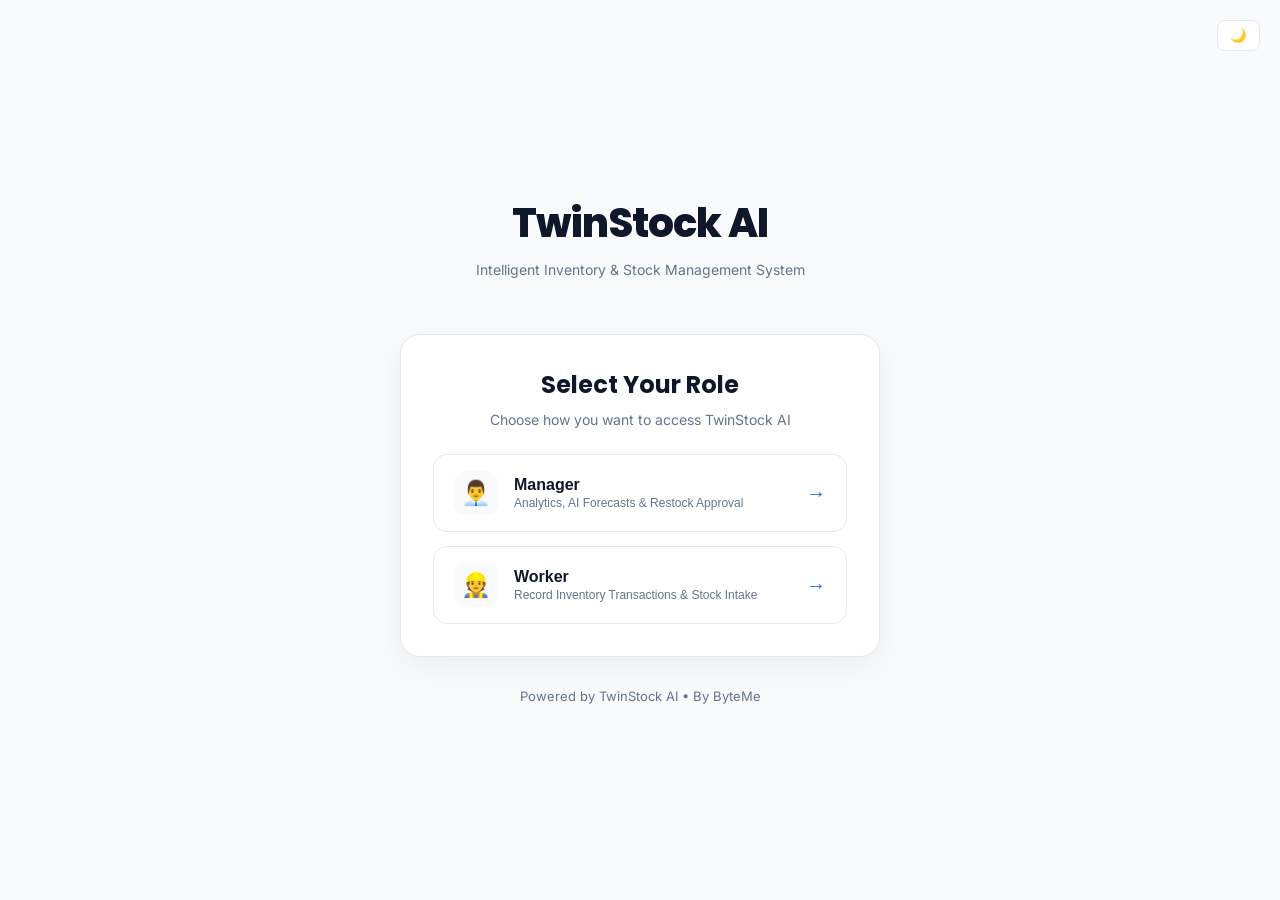
<file: frontend/index.html>
<!DOCTYPE html>
<html lang="en">
<head>
    <meta charset="UTF-8">
    <meta name="viewport" content="width=device-width, initial-scale=1.0">
    <title>TwinStock AI - Landing</title>
    <link rel="preconnect" href="https://fonts.googleapis.com">
    <link rel="preconnect" href="https://fonts.gstatic.com" crossorigin>
    <link href="https://fonts.googleapis.com/css2?family=Poppins:wght@600;700;800&family=Inter:wght@300;400;600&display=swap" rel="stylesheet">
    <link rel="stylesheet" href="css/style.css">
</head>
<body class="landing">
    <button id="themeToggle" class="theme-toggle floating" title="Toggle theme">🌙</button>

    <div class="landing-container">
        <div class="brand">
            <h1>TwinStock AI</h1>
            <p class="role-subtitle" style="margin-top: 6px;">Intelligent Inventory & Stock Management System</p>
        </div>

        <div class="role-card">
            <h2 data-i18n="select_role">Select Your Role</h2>
            <p class="role-subtitle" data-i18n="role_subtitle">Choose how you want to access TwinStock AI</p>

            <div class="role-options">
                <button type="button" class="role-button manager-role" onclick="selectRole('manager')">
                    <span class="role-icon">👨‍💼</span>
                    <div>
                        <strong data-i18n="manager">Manager</strong>
                        <p style="font-size: 12px; color: var(--muted); margin: 2px 0 0;">Analytics, AI Forecasts & Restock Approval</p>
                    </div>
                    <span class="arrow">→</span>
                </button>

                <button type="button" class="role-button worker-role" onclick="selectRole('worker')">
                    <span class="role-icon">👷</span>
                    <div>
                        <strong data-i18n="worker">Worker</strong>
                        <p style="font-size: 12px; color: var(--muted); margin: 2px 0 0;">Record Inventory Transactions & Stock Intake</p>
                    </div>
                    <span class="arrow">→</span>
                </button>
            </div>
        </div>

        <p class="footer-text">Powered by TwinStock AI • By ByteMe</p>
    </div>

    <script src="js/config.js"></script>
    <script src="js/theme.js"></script>
    <script src="js/language.js"></script>
    <script src="js/index.js"></script>
</body>
</html>
</file>
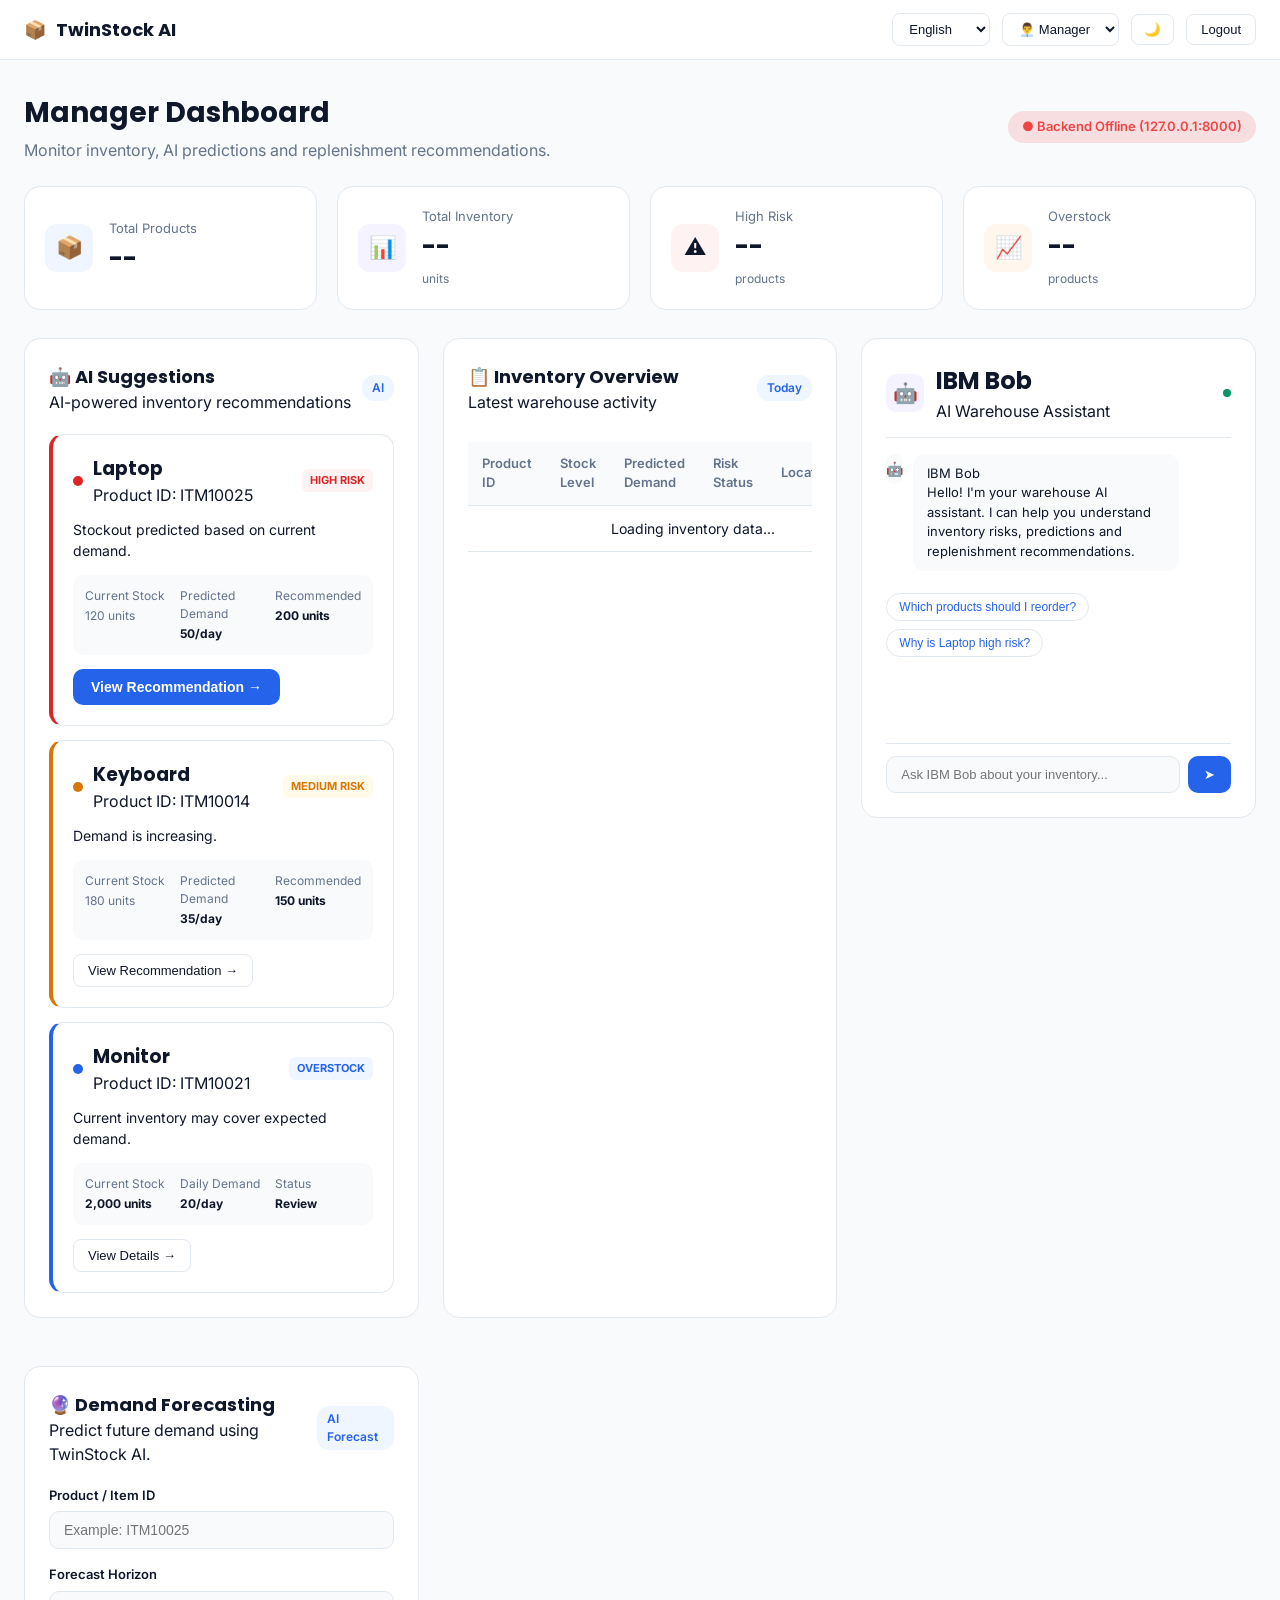
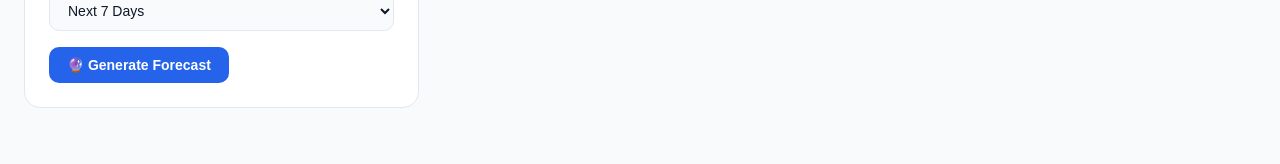
<file: frontend/manager.html>
<!DOCTYPE html>
<html lang="en">
<head>
    <meta charset="UTF-8">
    <meta name="viewport" content="width=device-width, initial-scale=1.0">
    <title>TwinStock AI - Manager Dashboard</title>
    <link rel="preconnect" href="https://fonts.googleapis.com">
    <link rel="preconnect" href="https://fonts.gstatic.com" crossorigin>
    <link href="https://fonts.googleapis.com/css2?family=Poppins:wght@600;700;800&family=Inter:wght@300;400;600&display=swap" rel="stylesheet">
    <link rel="stylesheet" href="css/style.css">
</head>
<body>
    <!-- HEADER -->
    <header class="topbar">
        <div class="brand-small" onclick="goHome()" style="cursor: pointer;">
            <span>📦</span>
            <strong>TwinStock AI</strong>
        </div>

        <div class="header-right">
            <nav class="settings-nav">
                <div class="settings-item language-switcher">
                    <span class="sr-only">Language</span>
                    <select id="languageSelect">
                        <option value="en">English</option>
                        <option value="hi">हिन्दी</option>
                        <option value="kn">ಕನ್ನಡ</option>
                    </select>
                </div>

                <div class="settings-item role-switcher">
                    <span class="sr-only">Role</span>
                    <select id="roleSelect" onchange="switchRole()">
                        <option value="manager" data-i18n="manager_role">👨‍💼 Manager</option>
                        <option value="worker" data-i18n="worker_role">👷 Worker</option>
                    </select>
                </div>

                <div class="settings-item">
                    <button id="themeToggle" class="theme-toggle" title="Toggle theme">🌙</button>
                </div>

                <div class="settings-item">
                    <button class="logout-btn" onclick="goHome()" data-i18n="logout">Logout</button>
                </div>
            </nav>
        </div>
    </header>

    <!-- MAIN DASHBOARD -->
    <main class="dashboard">
        <!-- PAGE HEADING -->
        <div class="page-heading">
            <div>
                <h1 data-i18n="manager_dashboard">Manager Dashboard</h1>
                <p data-i18n="manager_description" style="color: var(--muted); margin-top: 4px;">Monitor inventory, AI predictions and replenishment recommendations.</p>
            </div>
            <div class="status-badge" data-i18n="system_live">● System Live</div>
        </div>

        <!-- SUMMARY CARDS -->
        <section class="summary-grid">
            <div class="summary-card">
                <div class="summary-icon blue">📦</div>
                <div>
                    <p data-i18n="total_products">Total Products</p>
                    <h2 id="totalProducts">--</h2>
                </div>
            </div>

            <div class="summary-card">
                <div class="summary-icon purple">📊</div>
                <div>
                    <p data-i18n="total_inventory">Total Inventory</p>
                    <h2 id="totalInventory">--</h2>
                    <span data-i18n="units">units</span>
                </div>
            </div>

            <div class="summary-card risk-card">
                <div class="summary-icon red">⚠️</div>
                <div>
                    <p data-i18n="high_risk">High Risk</p>
                    <h2 id="highRisk">--</h2>
                    <span data-i18n="products">products</span>
                </div>
            </div>

            <div class="summary-card overstock-card">
                <div class="summary-icon orange">📈</div>
                <div>
                    <p data-i18n="overstock">Overstock</p>
                    <h2 id="overstock">--</h2>
                    <span data-i18n="products">products</span>
                </div>
            </div>
        </section>

        <!-- MANAGER GRID -->
        <section class="manager-grid">
            <!-- AI SUGGESTIONS -->
            <div class="panel suggestions-panel">
                <div class="panel-header">
                    <div>
                        <h2 data-i18n="ai_suggestions">🤖 AI Suggestions</h2>
                        <p data-i18n="ai_suggestions_description">AI-powered inventory recommendations</p>
                    </div>
                    <span class="ai-status">AI</span>
                </div>

                <div class="suggestion-card high">
                    <div class="suggestion-top">
                        <div class="product-info">
                            <span class="risk-dot red-dot"></span>
                            <div>
                                <h3>Laptop</h3>
                                <span>Product ID: ITM10025</span>
                            </div>
                        </div>
                        <span class="risk-label high-label" data-i18n="high_risk_label">HIGH RISK</span>
                    </div>
                    <p class="suggestion-message" data-i18n="stockout_prediction">Stockout predicted based on current demand.</p>
                    <div class="suggestion-details">
                        <div><span data-i18n="current_stock">Current Stock</span><span class="stat-pill" title="Current stock">120 units</span></div>
                        <div><span data-i18n="predicted_demand">Predicted Demand</span><strong>50/day</strong></div>
                        <div><span data-i18n="recommended">Recommended</span><strong>200 units</strong></div>
                    </div>
                    <button class="primary-btn" onclick="openRecommendation('Laptop')" data-i18n="view_recommendation">View Recommendation →</button>
                </div>

                <div class="suggestion-card medium">
                    <div class="suggestion-top">
                        <div class="product-info">
                            <span class="risk-dot orange-dot"></span>
                            <div>
                                <h3>Keyboard</h3>
                                <span>Product ID: ITM10014</span>
                            </div>
                        </div>
                        <span class="risk-label medium-label" data-i18n="medium_risk">MEDIUM RISK</span>
                    </div>
                    <p class="suggestion-message" data-i18n="demand_increasing">Demand is increasing.</p>
                    <div class="suggestion-details">
                        <div><span data-i18n="current_stock">Current Stock</span><span class="stat-pill" title="Current stock">180 units</span></div>
                        <div><span data-i18n="predicted_demand">Predicted Demand</span><strong>35/day</strong></div>
                        <div><span data-i18n="recommended">Recommended</span><strong>150 units</strong></div>
                    </div>
                    <button class="secondary-btn" onclick="openRecommendation('Keyboard')" data-i18n="view_recommendation">View Recommendation →</button>
                </div>

                <div class="suggestion-card warning">
                    <div class="suggestion-top">
                        <div class="product-info">
                            <span class="risk-dot yellow-dot"></span>
                            <div>
                                <h3>Monitor</h3>
                                <span>Product ID: ITM10021</span>
                            </div>
                        </div>
                        <span class="risk-label warning-label" data-i18n="overstock_label">OVERSTOCK</span>
                    </div>
                    <p class="suggestion-message" data-i18n="overstock_message">Current inventory may cover expected demand.</p>
                    <div class="suggestion-details">
                        <div><span data-i18n="current_stock">Current Stock</span><strong>2,000 units</strong></div>
                        <div><span data-i18n="daily_demand">Daily Demand</span><strong>20/day</strong></div>
                        <div><span data-i18n="status">Status</span><strong data-i18n="review">Review</strong></div>
                    </div>
                    <button class="secondary-btn" onclick="openRecommendation('Monitor')" data-i18n="view_details">View Details →</button>
                </div>
            </div>

            <!-- INVENTORY TABLE OVERVIEW -->
            <div class="panel">
                <div class="panel-header">
                    <div>
                        <h2 data-i18n="inventory_overview">📋 Inventory Overview</h2>
                        <p data-i18n="latest_activity">Real-time product stock & AI risk levels</p>
                    </div>
                    <span class="count-badge" data-i18n="today">Live</span>
                </div>

                <div class="table-responsive">
                    <table class="inventory-table">
                        <thead>
                            <tr>
                                <th>Product ID</th>
                                <th>Stock Level</th>
                                <th>Predicted Demand</th>
                                <th>Risk Status</th>
                                <th>Location</th>
                                <th>Action</th>
                            </tr>
                        </thead>
                        <tbody id="inventoryTableBody">
                            <tr>
                                <td colspan="6" style="text-align:center;">Loading inventory data...</td>
                            </tr>
                        </tbody>
                    </table>
                </div>
            </div>

            <!-- IBM BOB CHATBOT -->
            <div class="panel chatbot-panel">
                <div class="chat-header">
                    <div class="bob-avatar">🤖</div>
                    <div>
                        <h2>IBM Bob</h2>
                        <span data-i18n="ai_warehouse_assistant">AI Warehouse Assistant</span>
                    </div>
                    <div class="online-dot"></div>
                </div>

                <div class="chat-messages" id="chatMessages">
                    <div class="message bot-message">
                        <div class="message-avatar">🤖</div>
                        <div class="message-content">
                            <span class="message-name">IBM Bob</span>
                            <p data-i18n="bob_greeting">Hello! I'm your warehouse AI assistant. I can help you understand inventory risks, predictions and replenishment recommendations.</p>
                        </div>
                    </div>

                    <div class="quick-questions">
                        <button onclick="askQuestion('Which products should I reorder?')" data-i18n="reorder_question">Which products should I reorder?</button>
                        <button onclick="askQuestion('Why is Laptop high risk?')" data-i18n="laptop_question">Why is Laptop high risk?</button>
                    </div>
                </div>

                <div class="chat-input-area">
                    <input type="text" id="chatInput" data-i18n-placeholder="chat_placeholder" placeholder="Ask IBM Bob about your inventory..." onkeypress="handleChatKey(event)">
                    <button onclick="sendMessage()" title="Send">➤</button>
                </div>
            </div>

            <!-- DEMAND FORECASTING -->
            <div class="panel forecast-panel">
                <div class="panel-header">
                    <div>
                        <h2 data-i18n="demand_forecasting">🔮 Demand Forecasting</h2>
                        <p data-i18n="forecast_description">Predict future demand using TwinStock AI.</p>
                    </div>
                    <span class="count-badge" data-i18n="ai_forecast">AI Forecast</span>
                </div>

                <div class="forecast-form">
                    <div class="form-group">
                        <label for="forecastItemId" data-i18n="product_item_id">Product / Item ID</label>
                        <input type="text" id="forecastItemId" data-i18n-placeholder="forecast_item_placeholder" placeholder="Example: ITM10025">
                    </div>

                    <div class="form-group">
                        <label for="forecastHorizon" data-i18n="forecast_horizon">Forecast Horizon</label>
                        <select id="forecastHorizon">
                            <option value="7" data-i18n="next_7_days">Next 7 Days</option>
                            <option value="14" data-i18n="next_14_days">Next 14 Days</option>
                            <option value="30" data-i18n="next_30_days">Next 30 Days</option>
                        </select>
                    </div>

                    <button type="button" class="primary-btn" onclick="generateForecast()" data-i18n="generate_forecast">🔮 Generate Forecast</button>
                </div>

                <div id="forecastLoading" style="display:none;" data-i18n="generating_forecast">⏳ Generating forecast...</div>
                <div id="forecastError" class="error-message" style="display:none;"></div>

                <div id="forecastResult" class="forecast-result" style="display:none;">
                    <div class="forecast-summary">
                        <div class="forecast-stat"><span data-i18n="product">Product</span><strong id="forecastProduct">-</strong></div>
                        <div class="forecast-stat"><span data-i18n="model">Model</span><strong id="forecastModel">-</strong></div>
                        <div class="forecast-stat"><span data-i18n="forecast_days">Forecast Days</span><strong id="forecastDays">-</strong></div>
                        <div class="forecast-stat"><span data-i18n="total_expected_demand">Total Expected Demand</span><strong id="forecastTotal">-</strong></div>
                    </div>

                    <div class="forecast-table-container">
                        <table class="forecast-table">
                            <thead>
                                <tr>
                                    <th data-i18n="date">Date</th>
                                    <th data-i18n="predicted_demand">Predicted Demand</th>
                                </tr>
                            </thead>
                            <tbody id="forecastTableBody"></tbody>
                        </table>
                    </div>
                </div>
            </div>
        </section>
    </main>

    <!-- SCRIPTS -->
    <script src="js/config.js"></script>
    <script src="js/theme.js"></script>
    <script src="js/language.js"></script>
    <script src="js/manager.js"></script>
</body>
</html>
</file>
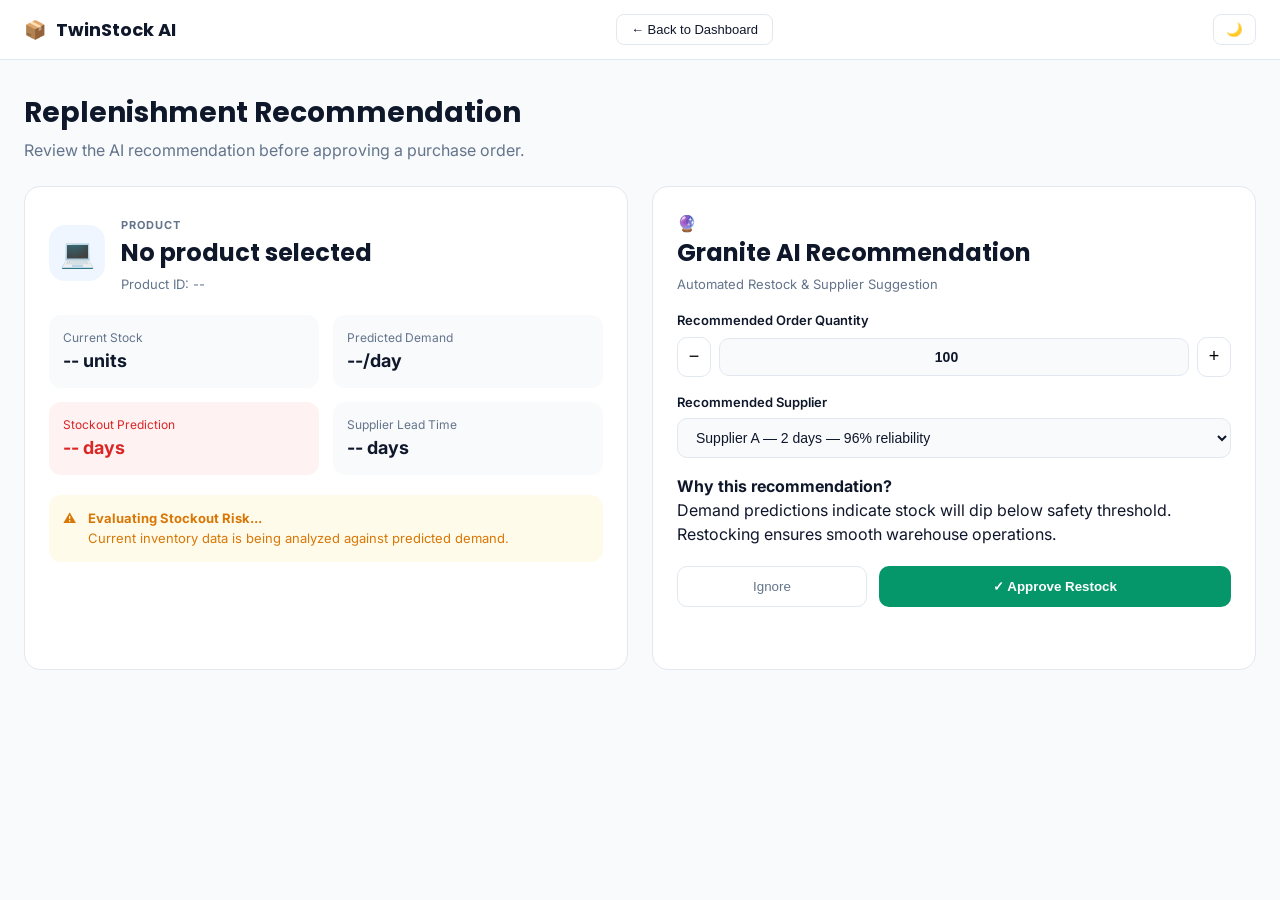
<file: frontend/replenishment.html>
<!DOCTYPE html>
<html lang="en">
<head>
    <meta charset="UTF-8">
    <meta name="viewport" content="width=device-width, initial-scale=1.0">
    <title>TwinStock AI - Replenishment Recommendation</title>
    <link rel="preconnect" href="https://fonts.googleapis.com">
    <link rel="preconnect" href="https://fonts.gstatic.com" crossorigin>
    <link href="https://fonts.googleapis.com/css2?family=Poppins:wght@600;700;800&family=Inter:wght@300;400;600&display=swap" rel="stylesheet">
    <link rel="stylesheet" href="css/style.css">
</head>
<body>
    <!-- HEADER -->
    <header class="topbar">
        <div class="brand-small" onclick="goBack()" style="cursor: pointer;">
            <span>📦</span>
            <strong>TwinStock AI</strong>
        </div>

        <button class="back-btn" onclick="goBack()">← Back to Dashboard</button>

        <div class="header-right">
            <button id="themeToggle" class="theme-toggle" title="Toggle theme">🌙</button>
        </div>
    </header>

    <!-- MAIN CONTENT -->
    <main class="dashboard">
        <div class="page-heading">
            <div>
                <h1>Replenishment Recommendation</h1>
                <p style="color: var(--muted); margin-top: 4px;">Review the AI recommendation before approving a purchase order.</p>
            </div>
        </div>

        <section class="replenishment-grid">
            <!-- PRODUCT INFORMATION PANEL -->
            <div class="panel">
                <div class="product-title">
                    <div class="large-product-icon">💻</div>
                    <div>
                        <span class="small-label">PRODUCT</span>
                        <h2 id="productName">Product Details</h2>
                        <span id="productId" style="color: var(--muted); font-size: 13px;">Product ID: --</span>
                    </div>
                </div>

                <div class="metrics-grid">
                    <div class="metric">
                        <span>Current Stock</span>
                        <strong>-- units</strong>
                    </div>
                    <div class="metric">
                        <span>Predicted Demand</span>
                        <strong>--/day</strong>
                    </div>
                    <div class="metric danger-metric">
                        <span>Stockout Prediction</span>
                        <strong>-- days</strong>
                    </div>
                    <div class="metric">
                        <span>Supplier Lead Time</span>
                        <strong>-- days</strong>
                    </div>
                </div>

                <div class="risk-explanation" style="margin-top: 20px;">
                    <span class="risk-icon">⚠️</span>
                    <div>
                        <strong>Evaluating Stockout Risk...</strong>
                        <p>Current inventory data is being analyzed against predicted demand.</p>
                    </div>
                </div>
            </div>

            <!-- AI RECOMMENDATION PANEL -->
            <div class="panel ai-recommendation">
                <div class="ai-title">
                    <span class="ai-large-icon">🔮</span>
                    <div>
                        <h2>Granite AI Recommendation</h2>
                        <span style="color: var(--muted); font-size: 13px;">Automated Restock & Supplier Suggestion</span>
                    </div>
                </div>

                <div class="form-group" style="margin-top: 16px;">
                    <label for="orderQuantity">Recommended Order Quantity</label>
                    <div class="quantity-input">
                        <button type="button" onclick="changeQuantity(-10)">−</button>
                        <input type="number" id="orderQuantity" value="100">
                        <button type="button" onclick="changeQuantity(10)">+</button>
                    </div>
                </div>

                <div class="form-group">
                    <label for="supplier">Recommended Supplier</label>
                    <select id="supplier">
                        <option>Supplier A — 2 days — 96% reliability</option>
                        <option>Supplier B — 4 days — 91% reliability</option>
                    </select>
                </div>

                <div class="recommendation-reason">
                    <strong>Why this recommendation?</strong>
                    <p>Demand predictions indicate stock will dip below safety threshold. Restocking ensures smooth warehouse operations.</p>
                </div>

                <div class="decision-buttons">
                    <button type="button" class="ignore-btn" onclick="ignoreRecommendation()">Ignore</button>
                    <button type="button" class="approve-btn" onclick="approveRestock()">✓ Approve Restock</button>
                </div>

                <div id="decisionMessage" class="decision-message"></div>
            </div>
        </section>
    </main>

    <!-- SCRIPTS -->
    <script src="js/config.js"></script>
    <script src="js/theme.js"></script>
    <script src="js/language.js"></script>
    <script src="js/replenishment.js"></script>
</body>
</html>
</file>
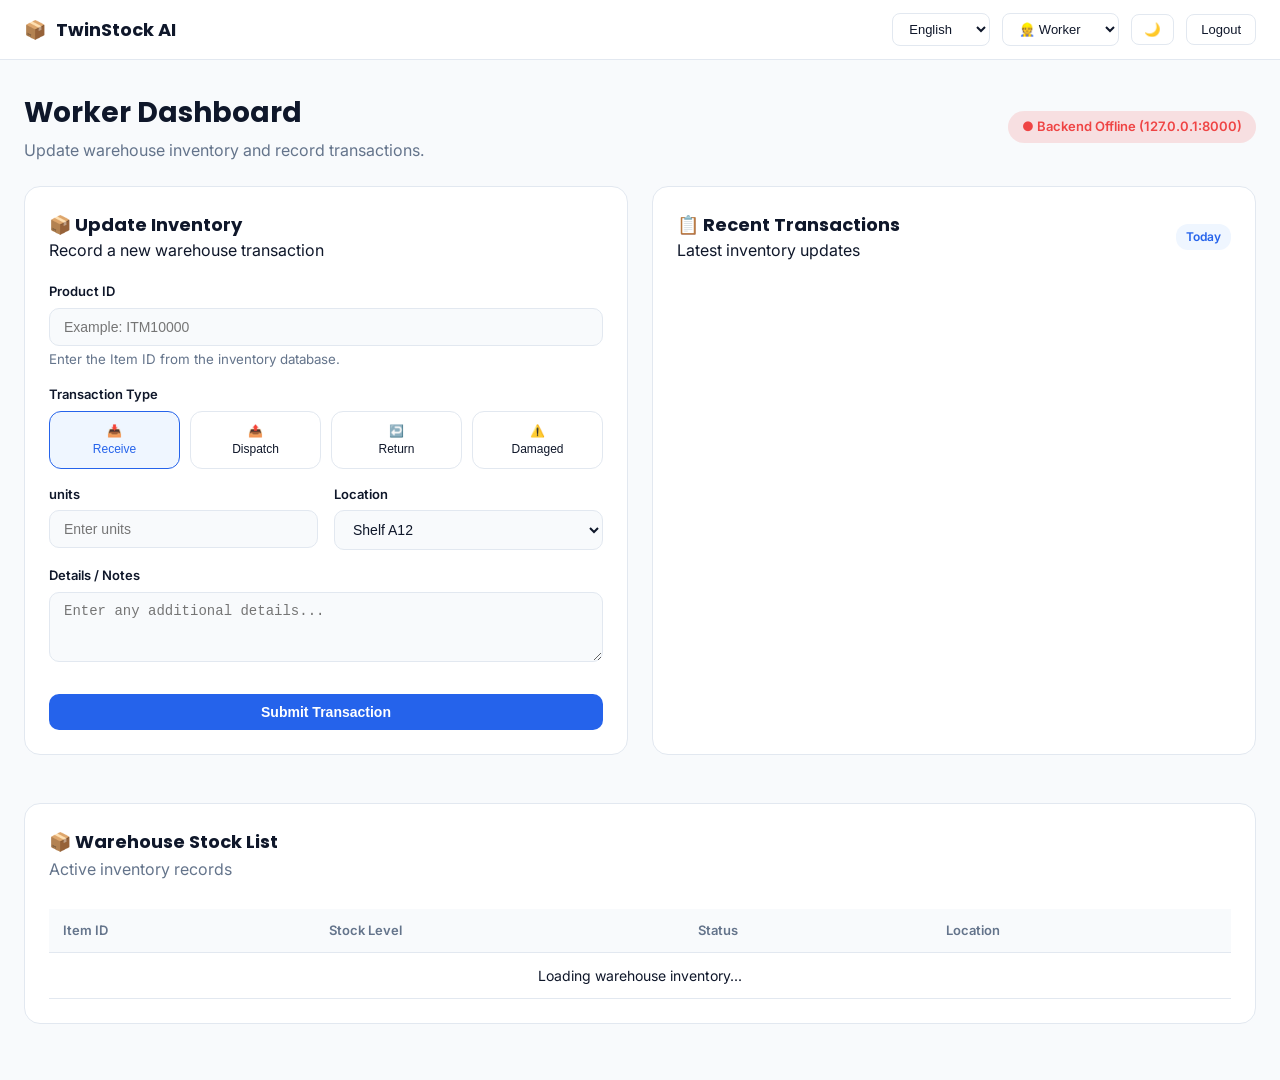
<file: frontend/worker.html>
<!DOCTYPE html>
<html lang="en">
<head>
    <meta charset="UTF-8">
    <meta name="viewport" content="width=device-width, initial-scale=1.0">
    <title>TwinStock AI - Worker Dashboard</title>
    <link rel="preconnect" href="https://fonts.googleapis.com">
    <link rel="preconnect" href="https://fonts.gstatic.com" crossorigin>
    <link href="https://fonts.googleapis.com/css2?family=Poppins:wght@600;700;800&family=Inter:wght@300;400;600&display=swap" rel="stylesheet">
    <link rel="stylesheet" href="css/style.css">
</head>
<body>
    <!-- HEADER -->
    <header class="topbar">
        <div class="brand-small" onclick="goHome()" style="cursor: pointer;">
            <span>📦</span>
            <strong>TwinStock AI</strong>
        </div>

        <div class="header-right">
            <nav class="settings-nav">
                <div class="settings-item language-switcher">
                    <span class="sr-only">Language</span>
                    <select id="languageSelect">
                        <option value="en">English</option>
                        <option value="hi">हिन्दी</option>
                        <option value="kn">ಕನ್ನಡ</option>
                    </select>
                </div>

                <div class="settings-item role-switcher">
                    <span class="sr-only">Role</span>
                    <select id="roleSelect" onchange="switchRole()">
                        <option value="worker">👷 Worker</option>
                        <option value="manager">👨‍💼 Manager</option>
                    </select>
                </div>

                <div class="settings-item">
                    <button id="themeToggle" class="theme-toggle" title="Toggle theme">🌙</button>
                </div>

                <div class="settings-item">
                    <button class="logout-btn" onclick="goHome()" data-i18n="logout">Logout</button>
                </div>
            </nav>
        </div>
    </header>

    <!-- DASHBOARD MAIN -->
    <main class="dashboard">
        <!-- PAGE HEADING -->
        <div class="page-heading">
            <div>
                <h1 data-i18n="dashboard">Worker Dashboard</h1>
                <p data-i18n="dashboard_description" style="color: var(--muted); margin-top: 4px;">Update warehouse inventory and record stock movements.</p>
            </div>
            <div class="status-badge"><span data-i18n="system_live">● System Live</span></div>
        </div>

        <!-- WORKER CONTENT GRID -->
        <section class="worker-grid">
            <!-- UPDATE INVENTORY FORM -->
            <div class="panel">
                <div class="panel-header">
                    <div>
                        <h2>📦 <span data-i18n="update_inventory">Update Inventory</span></h2>
                        <p data-i18n="record_transaction">Record a new warehouse transaction</p>
                    </div>
                </div>

                <form id="transactionForm">
                    <!-- PRODUCT ID -->
                    <div class="form-group">
                        <label for="product" data-i18n="product_id">Product ID</label>
                        <input type="text" id="product" name="product" placeholder="Example: ITM10025" data-i18n-placeholder="product_placeholder" required>
                        <small data-i18n="product_help" style="color: var(--muted); display: block; margin-top: 4px;">Enter the Item ID from the inventory database.</small>
                    </div>

                    <!-- TRANSACTION TYPE SELECTOR -->
                    <div class="form-group">
                        <label data-i18n="transaction_type">Transaction Type</label>
                        <div class="transaction-types">
                            <button type="button" class="transaction-type active" data-type="receive">
                                <span>📥</span>
                                <span data-i18n="receive">Receive</span>
                            </button>
                            <button type="button" class="transaction-type" data-type="dispatch">
                                <span>📤</span>
                                <span data-i18n="dispatch">Dispatch</span>
                            </button>
                            <button type="button" class="transaction-type" data-type="return">
                                <span>↩️</span>
                                <span data-i18n="return">Return</span>
                            </button>
                            <button type="button" class="transaction-type" data-type="damaged">
                                <span>⚠️</span>
                                <span data-i18n="damaged">Damaged</span>
                            </button>
                        </div>
                    </div>

                    <!-- QUANTITY + LOCATION -->
                    <div class="form-row">
                        <div class="form-group">
                            <label for="quantity" data-i18n="units">Units / Quantity</label>
                            <input type="number" id="quantity" name="quantity" placeholder="Enter units" data-i18n-placeholder="units_placeholder" min="1" required>
                        </div>

                        <div class="form-group">
                            <label for="location" data-i18n="location">Location</label>
                            <select id="location" name="location" required>
                                <option value="Shelf A12" data-i18n="shelf_a12">Shelf A12</option>
                                <option value="Shelf B04" data-i18n="shelf_b04">Shelf B04</option>
                                <option value="Shelf C08" data-i18n="shelf_c08">Shelf C08</option>
                                <option value="Shelf D15" data-i18n="shelf_d15">Shelf D15</option>
                            </select>
                        </div>
                    </div>

                    <!-- NOTES -->
                    <div class="form-group">
                        <label for="notes" data-i18n="notes">Details / Notes</label>
                        <textarea id="notes" name="notes" rows="3" placeholder="Enter additional details..." data-i18n-placeholder="notes_placeholder"></textarea>
                    </div>

                    <!-- SUBMIT -->
                    <button type="submit" class="primary-btn full-btn" data-i18n="submit">Submit Transaction</button>
                </form>

                <!-- SUCCESS MESSAGE -->
                <div id="successMessage" class="success-message" style="display: none; margin-top: 15px;">
                    ✓ <span data-i18n="transaction_success">Transaction recorded successfully!</span>
                </div>
            </div>

            <!-- RECENT TRANSACTIONS LOG -->
            <div class="panel">
                <div class="panel-header">
                    <div>
                        <h2>📋 <span data-i18n="recent_transactions">Recent Transactions</span></h2>
                        <p data-i18n="latest_updates">Latest warehouse updates</p>
                    </div>
                    <span class="count-badge" data-i18n="today">Live</span>
                </div>

                <div class="transaction-list" id="transactionList">
                    <!-- Transactions dynamically populated by worker.js -->
                </div>
            </div>
        </section>

        <!-- CURRENT INVENTORY LIST -->
        <section class="panel" style="margin-top: 24px;">
            <div class="panel-header">
                <div>
                    <h2>📦 Warehouse Stock List</h2>
                    <p style="color: var(--muted); margin-top: 2px;">Active inventory records</p>
                </div>
            </div>
            <div class="table-responsive">
                <table class="inventory-table">
                    <thead>
                        <tr>
                            <th>Item ID</th>
                            <th>Stock Level</th>
                            <th>Status</th>
                            <th>Location</th>
                        </tr>
                    </thead>
                    <tbody id="workerProductsTable">
                        <tr><td colspan="4" style="text-align:center;">Loading warehouse inventory...</td></tr>
                    </tbody>
                </table>
            </div>
        </section>
    </main>

    <!-- SCRIPTS -->
    <script src="js/config.js"></script>
    <script src="js/theme.js"></script>
    <script src="js/language.js"></script>
    <script src="js/worker.js"></script>
</body>
</html>
</file>
<file: frontend/css/style.css>
/* =========================================================
   TwinStock AI - Master Design System & Stylesheet
========================================================= */

* {
    margin: 0;
    padding: 0;
    box-sizing: border-box;
}

:root {
    --font-header: 'Poppins', system-ui, -apple-system, sans-serif;
    --font-base: 'Inter', system-ui, -apple-system, sans-serif;

    /* Light Theme Palette */
    --bg: #f8fafc;
    --surface: #ffffff;
    --panel-bg: #ffffff;
    --text: #0f172a;
    --muted: #64748b;
    --border: #e2e8f0;
    --primary: #2563eb;
    --primary-hover: #1d4ed8;
    --primary-contrast: #ffffff;
    
    /* Status & Accent Backgrounds */
    --status-success-bg: #ecfdf5;
    --status-success-color: #059669;
    --status-danger-bg: #fef2f2;
    --status-danger-color: #dc2626;
    --status-warning-bg: #fffbeb;
    --status-warning-color: #d97706;
    --status-info-bg: #eff6ff;
    --status-info-color: #2563eb;

    --accent-blue-bg: #eff6ff;
    --accent-purple-bg: #f5f3ff;
    --accent-red-bg: #fef2f2;
    --accent-orange-bg: #fff7ed;
    --input-bg: #f8fafc;
}

/* Dark Theme Palette */
.dark-theme {
    --bg: #0b0f19;
    --surface: #111827;
    --panel-bg: #111827;
    --text: #f3f4f6;
    --muted: #9ca3af;
    --border: #1f2937;
    --primary: #3b82f6;
    --primary-hover: #60a5fa;
    --primary-contrast: #0f172a;

    --status-success-bg: rgba(16, 185, 129, 0.1);
    --status-success-color: #34d399;
    --status-danger-bg: rgba(239, 68, 68, 0.1);
    --status-danger-color: #f87171;
    --status-warning-bg: rgba(245, 158, 11, 0.1);
    --status-warning-color: #fbbf24;
    --status-info-bg: rgba(59, 130, 246, 0.1);
    --status-info-color: #60a5fa;

    --accent-blue-bg: rgba(37, 99, 235, 0.1);
    --accent-purple-bg: rgba(139, 92, 246, 0.1);
    --accent-red-bg: rgba(239, 68, 68, 0.1);
    --accent-orange-bg: rgba(245, 158, 11, 0.1);
    --input-bg: #1f2937;
}

/* Smooth Base & Typography */
body {
    font-family: var(--font-base);
    background: var(--bg);
    color: var(--text);
    line-height: 1.5;
    min-height: 100vh;
    transition: background-color 0.2s ease, color 0.2s ease;
}

h1, h2, h3, h4, h5, h6, .brand-small, .brand h1 {
    font-family: var(--font-header);
}

/* Landing Page Layout */
body.landing {
    display: flex;
    align-items: center;
    justify-content: center;
}

.landing-container {
    width: 100%;
    max-width: 520px;
    padding: 60px 20px;
    display: flex;
    flex-direction: column;
    align-items: center;
    text-align: center;
}

.brand h1 {
    font-size: 40px;
    font-weight: 800;
    letter-spacing: -1px;
    color: var(--text);
}

.role-card {
    width: 100%;
    margin-top: 30px;
    padding: 32px;
    background: var(--surface);
    border: 1px solid var(--border);
    border-radius: 20px;
    box-shadow: 0 10px 30px rgba(0, 0, 0, 0.05);
}

.role-card h2 {
    font-size: 24px;
    margin-bottom: 6px;
}

.role-subtitle {
    color: var(--muted);
    font-size: 14px;
    margin-bottom: 24px;
}

.role-options {
    display: flex;
    flex-direction: column;
    gap: 14px;
}

.role-button {
    width: 100%;
    padding: 16px 20px;
    display: flex;
    align-items: center;
    gap: 16px;
    text-align: left;
    background: var(--surface);
    border: 1px solid var(--border);
    border-radius: 14px;
    cursor: pointer;
    transition: all 0.2s ease;
}

.role-button:hover {
    transform: translateY(-2px);
    border-color: var(--primary);
    box-shadow: 0 8px 24px rgba(37, 99, 235, 0.12);
}

.role-icon {
    width: 44px;
    height: 44px;
    display: flex;
    align-items: center;
    justify-content: center;
    font-size: 24px;
    background: var(--bg);
    border-radius: 12px;
}

.role-button strong {
    font-size: 16px;
    color: var(--text);
}

.role-button .arrow {
    margin-left: auto;
    font-size: 20px;
    color: var(--primary);
    transition: transform 0.2s ease;
}

.role-button:hover .arrow {
    transform: translateX(4px);
}

.footer-text {
    margin-top: 30px;
    font-size: 13px;
    color: var(--muted);
}

/* Header & Navigation Topbar */
.topbar {
    height: 60px;
    background: var(--surface);
    border-bottom: 1px solid var(--border);
    display: flex;
    align-items: center;
    justify-content: space-between;
    padding: 0 24px;
    position: sticky;
    top: 0;
    z-index: 100;
}

.brand-small {
    display: flex;
    align-items: center;
    gap: 10px;
    font-size: 18px;
    font-weight: 700;
}

.header-right {
    display: flex;
    align-items: center;
    gap: 12px;
}

.settings-nav {
    display: flex;
    align-items: center;
    gap: 12px;
}

.settings-nav select, select {
    padding: 7px 12px;
    border-radius: 8px;
    border: 1px solid var(--border);
    background: var(--surface);
    color: var(--text);
    font-size: 13px;
    cursor: pointer;
}

.theme-toggle {
    padding: 7px 12px;
    border-radius: 8px;
    border: 1px solid var(--border);
    background: var(--surface);
    color: var(--text);
    cursor: pointer;
    transition: all 0.2s ease;
}

.theme-toggle:hover {
    border-color: var(--primary);
}

.theme-toggle.floating {
    position: fixed;
    top: 20px;
    right: 20px;
    z-index: 999;
}

.logout-btn, .back-btn {
    background: transparent;
    border: 1px solid var(--border);
    color: var(--text);
    padding: 7px 14px;
    border-radius: 8px;
    font-size: 13px;
    cursor: pointer;
    transition: all 0.2s ease;
}

.logout-btn:hover, .back-btn:hover {
    border-color: var(--primary);
    color: var(--primary);
}

.sr-only {
    position: absolute;
    left: -9999px;
}

/* Dashboard Content Container */
.dashboard {
    max-width: 1400px;
    margin: 0 auto;
    padding: 32px 24px;
}

.page-heading {
    display: flex;
    align-items: center;
    justify-content: space-between;
    margin-bottom: 24px;
}

.page-heading h1 {
    font-size: 28px;
    font-weight: 700;
}

.status-badge {
    background: var(--status-success-bg);
    color: var(--status-success-color);
    padding: 6px 14px;
    border-radius: 20px;
    font-size: 13px;
    font-weight: 600;
}

/* Summary Metrics Cards */
.summary-grid {
    display: grid;
    grid-template-columns: repeat(auto-fit, minmax(240px, 1fr));
    gap: 20px;
    margin-bottom: 28px;
}

.summary-card {
    background: var(--panel-bg);
    border: 1px solid var(--border);
    border-radius: 16px;
    padding: 20px;
    display: flex;
    align-items: center;
    gap: 16px;
}

.summary-icon {
    width: 48px;
    height: 48px;
    border-radius: 12px;
    display: flex;
    align-items: center;
    justify-content: center;
    font-size: 22px;
}

.summary-icon.blue { background: var(--accent-blue-bg); }
.summary-icon.purple { background: var(--accent-purple-bg); }
.summary-icon.red { background: var(--accent-red-bg); }
.summary-icon.orange { background: var(--accent-orange-bg); }

.summary-card p {
    color: var(--muted);
    font-size: 13px;
    margin-bottom: 2px;
}

.summary-card h2 {
    font-size: 24px;
    font-weight: 700;
}

.summary-card span {
    font-size: 12px;
    color: var(--muted);
}

/* Panels */
.panel {
    background: var(--panel-bg);
    border: 1px solid var(--border);
    border-radius: 16px;
    padding: 24px;
    margin-bottom: 24px;
}

.panel-header {
    display: flex;
    align-items: center;
    justify-content: space-between;
    margin-bottom: 20px;
}

.panel-header h2 {
    font-size: 18px;
    font-weight: 700;
}

.ai-status, .count-badge {
    background: var(--status-info-bg);
    color: var(--status-info-color);
    padding: 4px 10px;
    border-radius: 12px;
    font-size: 12px;
    font-weight: 600;
}

/* Manager & Worker Grid Layouts */
.manager-grid, .worker-grid, .replenishment-grid {
    display: grid;
    grid-template-columns: repeat(auto-fit, minmax(340px, 1fr));
    gap: 24px;
}

/* AI Suggestion Cards */
.suggestion-card {
    border-radius: 14px;
    padding: 20px;
    border: 1px solid var(--border);
    background: var(--surface);
    margin-top: 14px;
}

.suggestion-card.high { border-left: 4px solid var(--status-danger-color); }
.suggestion-card.medium { border-left: 4px solid var(--status-warning-color); }
.suggestion-card.warning { border-left: 4px solid var(--primary); }

.suggestion-top {
    display: flex;
    align-items: center;
    justify-content: space-between;
    margin-bottom: 12px;
}

.product-info {
    display: flex;
    align-items: center;
    gap: 10px;
}

.risk-dot {
    width: 10px;
    height: 10px;
    border-radius: 50%;
}
.red-dot { background: var(--status-danger-color); }
.orange-dot { background: var(--status-warning-color); }
.yellow-dot { background: var(--primary); }

.risk-label {
    font-size: 11px;
    font-weight: 700;
    padding: 3px 8px;
    border-radius: 6px;
}

.high-label { background: var(--status-danger-bg); color: var(--status-danger-color); }
.medium-label { background: var(--status-warning-bg); color: var(--status-warning-color); }
.warning-label { background: var(--status-info-bg); color: var(--status-info-color); }

.suggestion-message {
    font-size: 14px;
    color: var(--text);
    margin-bottom: 14px;
}

.suggestion-details {
    display: grid;
    grid-template-columns: repeat(3, 1fr);
    gap: 10px;
    background: var(--bg);
    padding: 12px;
    border-radius: 10px;
    margin-bottom: 14px;
    font-size: 12px;
}

.suggestion-details span {
    display: block;
    color: var(--muted);
    margin-bottom: 2px;
}

/* Tables */
.table-responsive {
    overflow-x: auto;
}

.inventory-table, .forecast-table {
    width: 100%;
    border-collapse: collapse;
    margin-top: 8px;
}

.inventory-table th, .inventory-table td,
.forecast-table th, .forecast-table td {
    padding: 12px 14px;
    text-align: left;
    border-bottom: 1px solid var(--border);
    font-size: 14px;
}

.inventory-table th, .forecast-table th {
    background: var(--bg);
    color: var(--muted);
    font-weight: 600;
    font-size: 13px;
}

.inventory-table tr:hover {
    background: var(--bg);
}

/* Badges */
.badge {
    display: inline-block;
    padding: 4px 10px;
    border-radius: 20px;
    font-size: 12px;
    font-weight: 600;
}

.badge-success { background: var(--status-success-bg); color: var(--status-success-color); }
.badge-danger { background: var(--status-danger-bg); color: var(--status-danger-color); }
.badge-warning { background: var(--status-warning-bg); color: var(--status-warning-color); }
.badge-info { background: var(--status-info-bg); color: var(--status-info-color); }

/* Buttons */
.primary-btn {
    background: var(--primary);
    color: var(--primary-contrast);
    border: none;
    padding: 10px 18px;
    border-radius: 10px;
    font-weight: 600;
    font-size: 14px;
    cursor: pointer;
    transition: background 0.2s ease;
    display: inline-flex;
    align-items: center;
    justify-content: center;
    gap: 6px;
}

.primary-btn:hover {
    background: var(--primary-hover);
}

.secondary-btn, .action-btn {
    background: transparent;
    border: 1px solid var(--border);
    color: var(--text);
    padding: 8px 14px;
    border-radius: 8px;
    font-size: 13px;
    cursor: pointer;
    transition: all 0.2s ease;
}

.secondary-btn:hover, .action-btn:hover {
    border-color: var(--primary);
    color: var(--primary);
}

.full-btn {
    width: 100%;
    margin-top: 10px;
}

/* Forms */
.form-group {
    margin-bottom: 16px;
}

.form-group label {
    display: block;
    font-size: 13px;
    font-weight: 600;
    color: var(--text);
    margin-bottom: 6px;
}

.form-group input, .form-group select, .form-group textarea {
    width: 100%;
    padding: 10px 14px;
    border-radius: 10px;
    border: 1px solid var(--border);
    background: var(--input-bg);
    color: var(--text);
    font-size: 14px;
    outline: none;
    transition: border-color 0.2s ease;
}

.form-group input:focus, .form-group select:focus, .form-group textarea:focus {
    border-color: var(--primary);
}

.form-row {
    display: grid;
    grid-template-columns: 1fr 1fr;
    gap: 16px;
}

/* Transaction Type Selectors */
.transaction-types {
    display: grid;
    grid-template-columns: repeat(4, 1fr);
    gap: 10px;
}

.transaction-type {
    display: flex;
    flex-direction: column;
    align-items: center;
    gap: 4px;
    padding: 12px 8px;
    border-radius: 12px;
    border: 1px solid var(--border);
    background: var(--surface);
    cursor: pointer;
    font-size: 12px;
    color: var(--text);
    transition: all 0.2s ease;
}

.transaction-type.active, .transaction-type:hover {
    border-color: var(--primary);
    background: var(--accent-blue-bg);
    color: var(--primary);
}

/* Transaction Log Items */
.transaction-list {
    display: flex;
    flex-direction: column;
    gap: 12px;
}

.transaction-item {
    display: flex;
    align-items: center;
    gap: 14px;
    padding: 12px;
    border: 1px solid var(--border);
    border-radius: 12px;
    background: var(--surface);
}

.transaction-icon {
    width: 40px;
    height: 40px;
    border-radius: 10px;
    display: flex;
    align-items: center;
    justify-content: center;
    font-size: 18px;
}

.transaction-icon.receive { background: var(--status-success-bg); }
.transaction-icon.dispatch { background: var(--status-info-bg); }
.transaction-icon.damaged { background: var(--status-danger-bg); }

.transaction-info {
    flex: 1;
}

.transaction-info strong {
    display: block;
    font-size: 14px;
}

.transaction-info span {
    font-size: 12px;
    color: var(--muted);
}

.positive { color: var(--status-success-color); }
.negative { color: var(--status-danger-color); }

/* Chatbot Styles */
.chatbot-panel {
    display: flex;
    flex-direction: column;
    height: 480px;
}

.chat-header {
    display: flex;
    align-items: center;
    gap: 12px;
    padding-bottom: 14px;
    border-bottom: 1px solid var(--border);
}

.bob-avatar {
    width: 38px;
    height: 38px;
    border-radius: 10px;
    background: var(--accent-purple-bg);
    display: flex;
    align-items: center;
    justify-content: center;
    font-size: 20px;
}

.online-dot {
    width: 8px;
    height: 8px;
    border-radius: 50%;
    background: var(--status-success-color);
    margin-left: auto;
}

.chat-messages {
    flex: 1;
    overflow-y: auto;
    padding: 16px 0;
    display: flex;
    flex-direction: column;
    gap: 14px;
}

.message {
    display: flex;
    gap: 10px;
    max-width: 85%;
}

.user-message {
    margin-left: auto;
    flex-direction: row-reverse;
}

.message-avatar {
    width: 30px;
    height: 30px;
    border-radius: 8px;
    background: var(--bg);
    display: flex;
    align-items: center;
    justify-content: center;
    font-size: 14px;
}

.message-content {
    background: var(--bg);
    padding: 10px 14px;
    border-radius: 12px;
    font-size: 13px;
}

.user-message .message-content {
    background: var(--primary);
    color: var(--primary-contrast);
}

.quick-questions {
    display: flex;
    flex-wrap: wrap;
    gap: 8px;
    margin-top: 8px;
}

.quick-questions button {
    padding: 6px 12px;
    border-radius: 20px;
    border: 1px solid var(--border);
    background: var(--surface);
    color: var(--primary);
    font-size: 12px;
    cursor: pointer;
}

.chat-input-area {
    display: flex;
    gap: 8px;
    padding-top: 12px;
    border-top: 1px solid var(--border);
}

.chat-input-area input {
    flex: 1;
    padding: 10px 14px;
    border-radius: 10px;
    border: 1px solid var(--border);
    background: var(--input-bg);
    color: var(--text);
    font-size: 13px;
    outline: none;
}

.chat-input-area button {
    padding: 0 16px;
    background: var(--primary);
    color: var(--primary-contrast);
    border: none;
    border-radius: 10px;
    cursor: pointer;
}

/* Replenishment Recommendations Page */
.product-title {
    display: flex;
    align-items: center;
    gap: 16px;
    margin-bottom: 20px;
}

.large-product-icon {
    width: 56px;
    height: 56px;
    border-radius: 16px;
    background: var(--accent-blue-bg);
    display: flex;
    align-items: center;
    justify-content: center;
    font-size: 28px;
}

.small-label {
    font-size: 11px;
    color: var(--muted);
    letter-spacing: 1px;
    font-weight: 700;
}

.metrics-grid {
    display: grid;
    grid-template-columns: repeat(2, 1fr);
    gap: 14px;
}

.metric {
    background: var(--bg);
    padding: 14px;
    border-radius: 12px;
}

.metric span {
    display: block;
    font-size: 12px;
    color: var(--muted);
}

.metric strong {
    font-size: 18px;
}

.danger-metric {
    background: var(--status-danger-bg);
    color: var(--status-danger-color);
}

.danger-metric span {
    color: var(--status-danger-color);
}

.risk-explanation {
    display: flex;
    align-items: flex-start;
    gap: 12px;
    background: var(--status-warning-bg);
    color: var(--status-warning-color);
    padding: 14px;
    border-radius: 12px;
    font-size: 13px;
}

.quantity-input {
    display: flex;
    align-items: center;
    gap: 8px;
}

.quantity-input input {
    text-align: center;
    font-weight: 700;
}

.quantity-input button {
    width: 40px;
    height: 40px;
    border-radius: 10px;
    border: 1px solid var(--border);
    background: var(--surface);
    font-size: 18px;
    cursor: pointer;
}

.decision-buttons {
    display: flex;
    gap: 12px;
    margin-top: 20px;
}

.ignore-btn {
    flex: 1;
    padding: 12px;
    border-radius: 10px;
    border: 1px solid var(--border);
    background: transparent;
    color: var(--muted);
    cursor: pointer;
}

.approve-btn {
    flex: 2;
    padding: 12px;
    border-radius: 10px;
    border: none;
    background: var(--status-success-color);
    color: #ffffff;
    font-weight: 600;
    cursor: pointer;
}

.decision-message {
    margin-top: 14px;
    padding: 12px;
    border-radius: 10px;
    font-size: 13px;
}
.decision-message.success { background: var(--status-success-bg); color: var(--status-success-color); }
.decision-message.muted { background: var(--bg); color: var(--muted); }

/* Responsive Media Queries */
@media (max-width: 768px) {
    .summary-grid, .form-row, .metrics-grid, .transaction-types {
        grid-template-columns: 1fr;
    }
    .manager-grid, .worker-grid, .replenishment-grid {
        grid-template-columns: 1fr;
    }
    .dashboard {
        padding: 16px;
    }
}
</file>
